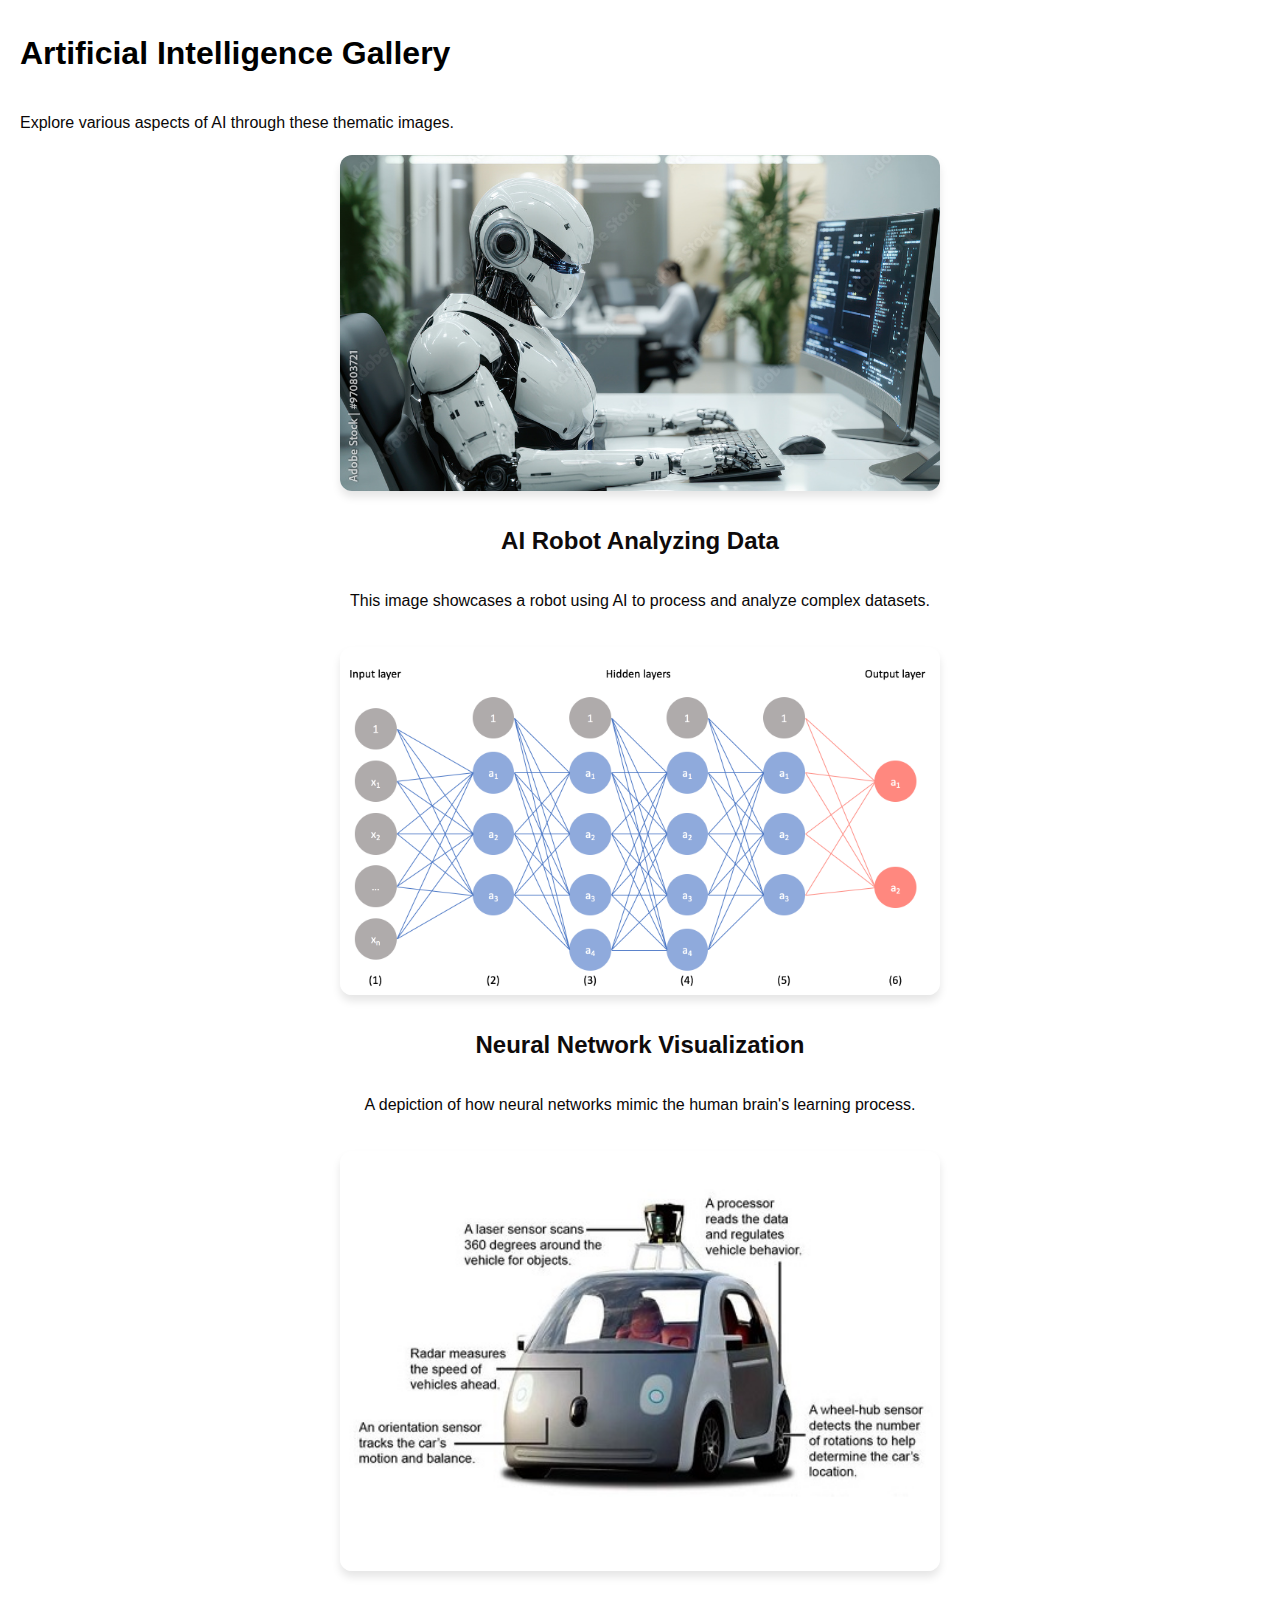
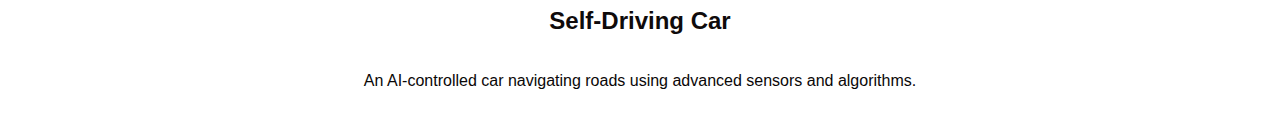
<file: AICT LAB 8/AICT LAB 8 TASK 1/index.html>
<!DOCTYPE html>
<html lang="en">

<head>
    <meta charset="UTF-8"> 
    <meta name="viewport" content="width=device-width, initial-scale=1.0"> 
    <title>ARTIFICIAL INTELLIGENCE</title> 
    <link rel="stylesheet" href="styles.css"> 

</head>

<body>
    <!-- Main heading of the page -->
    <h1>Artificial Intelligence Gallery</h1>

    <!-- Paragraph introducing the gallery -->
    <p>Explore various aspects of AI through these thematic images.</p>

    <!-- First image container showcasing an AI robot -->
    <div class="image-container">
        <img src="images/image 1.jpeg" alt="AI-powered robot analyzing data"> <!-- Image of AI robot analyzing data -->
        <h2>AI Robot Analyzing Data</h2> <!-- Subtitle for the first image -->
        <p>This image showcases a robot using AI to process and analyze complex datasets.</p> <!-- Description of the first image -->
    </div>

    <!-- Second image container showcasing a neural network -->
    <div class="image-container">
        <img src="images/image 2.png" alt="Neural network visualization"> <!-- Image of neural network -->
        <h2>Neural Network Visualization</h2> <!-- Subtitle for the second image -->
        <p>A depiction of how neural networks mimic the human brain's learning process.</p> <!-- Description of the second image -->
    </div>

    <!-- Third image container showcasing a self-driving car -->
    <div class="image-container">
        <img src="images/image 3.png" alt="Self-driving car using AI sensors"> <!-- Image of self-driving car -->
        <h2>Self-Driving Car</h2> <!-- Subtitle for the third image -->
        <p>An AI-controlled car navigating roads using advanced sensors and algorithms.</p> <!-- Description of the third image -->
    </div>

</body>

</html>
</file>
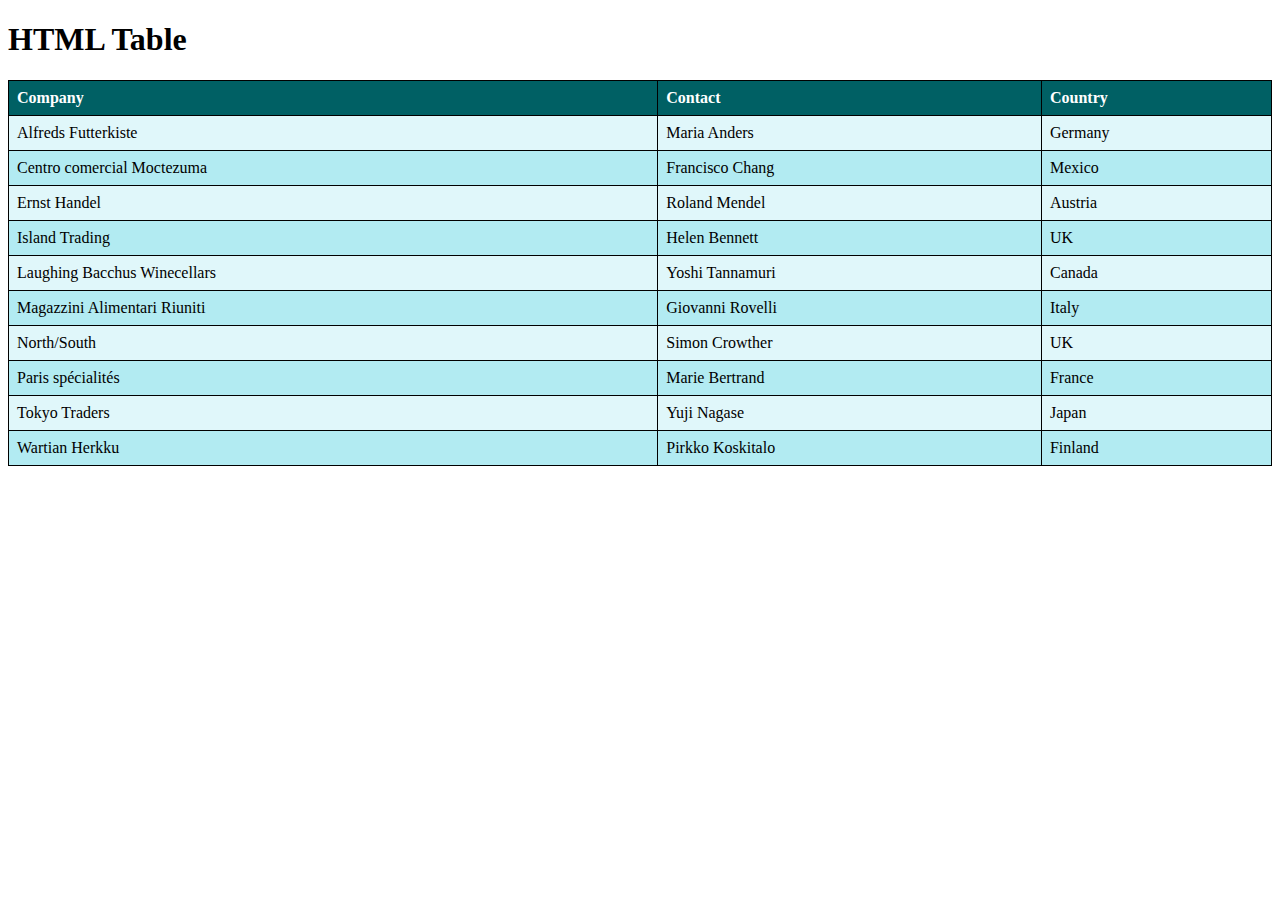
<file: AICT LAB 8/AICT LAB 8 TASK 2/index.html>
<!DOCTYPE html>
<html lang="en">

<head>
    <meta charset="UTF-8">
    <meta name="viewport" content="width=device-width, initial-scale=1.0">
    <title>HTML Table</title>
    <link rel="stylesheet" href="style.css">
</head>

<body>
    <!-- Page Title -->
    <h1>HTML Table</h1>

    <!-- Table structure starts -->
    <table>
        <thead>
            <!-- Table headers -->
            <tr>
                <th>Company</th> <!-- Column for Company -->
                <th>Contact</th> <!-- Column for Contact -->
                <th>Country</th> <!-- Column for Country -->
            </tr>
        </thead>
        <tbody>
            <!-- Table rows with data -->
            <tr>
                <td>Alfreds Futterkiste</td> <!-- Data for Company -->
                <td>Maria Anders</td> <!-- Data for Contact -->
                <td>Germany</td> <!-- Data for Country -->
            </tr>
            <tr>
                <td>Centro comercial Moctezuma</td>
                <td>Francisco Chang</td>
                <td>Mexico</td>
            </tr>
            <tr>
                <td>Ernst Handel</td>
                <td>Roland Mendel</td>
                <td>Austria</td>
            </tr>
            <tr>
                <td>Island Trading</td>
                <td>Helen Bennett</td>
                <td>UK</td>
            </tr>
            <tr>
                <td>Laughing Bacchus Winecellars</td>
                <td>Yoshi Tannamuri</td>
                <td>Canada</td>
            </tr>
            <tr>
                <td>Magazzini Alimentari Riuniti</td>
                <td>Giovanni Rovelli</td>
                <td>Italy</td>
            </tr>
            <tr>
                <td>North/South</td>
                <td>Simon Crowther</td>
                <td>UK</td>
            </tr>
            <tr>
                <td>Paris spécialités</td>
                <td>Marie Bertrand</td>
                <td>France</td>
            </tr>
            <tr>
                <td>Tokyo Traders</td>
                <td>Yuji Nagase</td>
                <td>Japan</td>
            </tr>
            <tr>
                <td>Wartian Herkku</td>
                <td>Pirkko Koskitalo</td>
                <td>Finland</td>
            </tr>
        </tbody>
    </table>
    <!-- Table structure ends -->
</body>

</html>
</file>
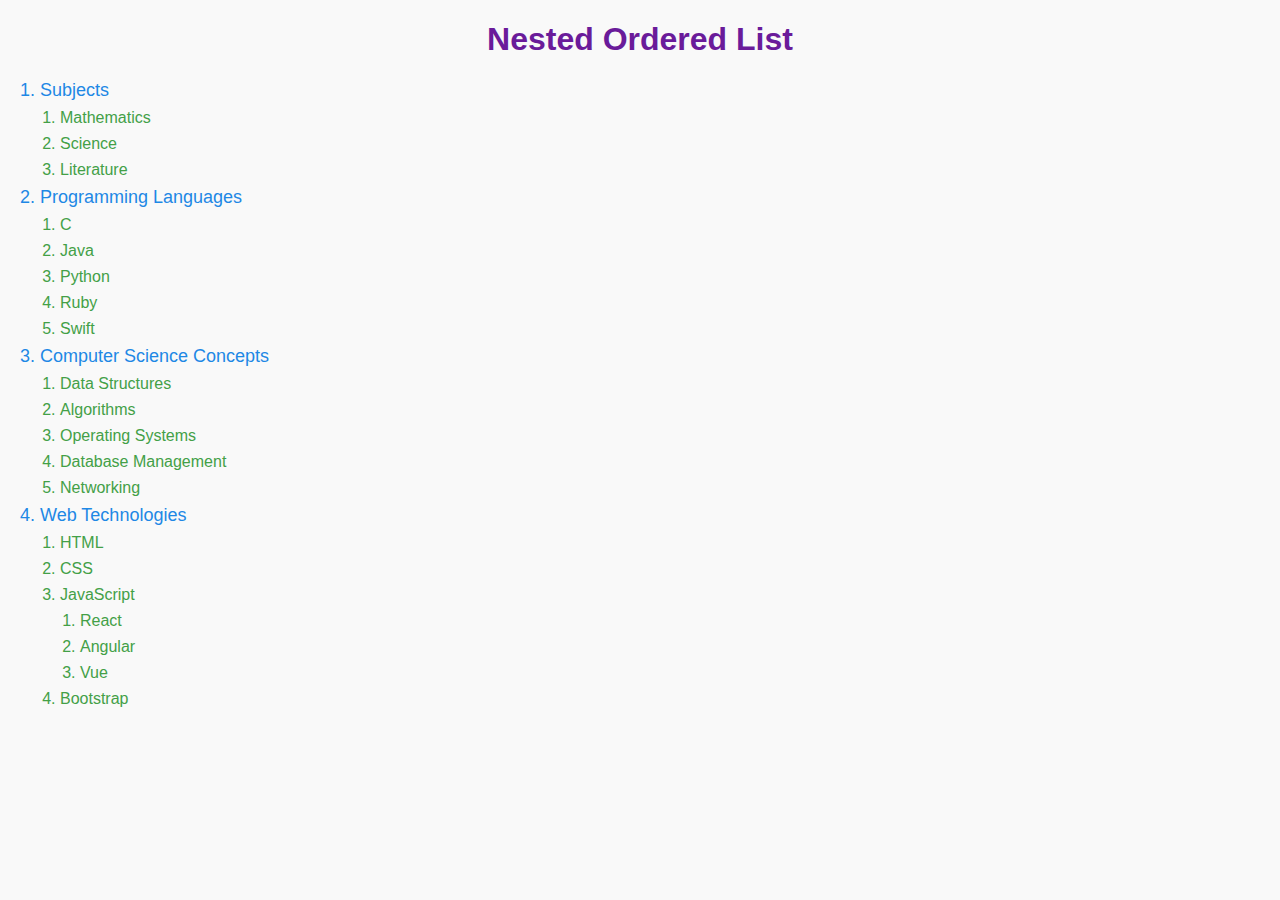
<file: AICT LAB 8/AICT LAB 8 TASK 3/index.html>
<!DOCTYPE html>
<html lang="en">
<head>
    <meta charset="UTF-8">
    <meta name="viewport" content="width=device-width, initial-scale=1.0">
    <title>Nested Ordered List</title>
    <link rel="stylesheet" href="style.css">
</head>

<body>
    <!-- Title of the page -->
    <h1>Nested Ordered List</h1>

    <!-- Outer ordered list -->
    <ol>
        <li>Subjects
            <!-- Nested ordered list under "Subjects" -->
            <ol>
                <li>Mathematics</li>
                <li>Science</li>
                <li>Literature</li>
            </ol>
        </li>
        <li>Programming Languages
            <!-- Nested ordered list under "Programming Languages" -->
            <ol>
                <li>C</li>
                <li>Java</li>
                <li>Python</li>
                <li>Ruby</li>
                <li>Swift</li>
            </ol>
        </li>
        <li>Computer Science Concepts
            <!-- Nested ordered list under "Computer Science Concepts" -->
            <ol>
                <li>Data Structures</li>
                <li>Algorithms</li>
                <li>Operating Systems</li>
                <li>Database Management</li>
                <li>Networking</li>
            </ol>
        </li>
        <li>Web Technologies
            <!-- Nested ordered list under "Web Technologies" -->
            <ol>
                <li>HTML</li>
                <li>CSS</li>
                <li>JavaScript
                    <!-- Nested ordered list under "JavaScript" -->
                    <ol>
                        <li>React</li>
                        <li>Angular</li>
                        <li>Vue</li>
                    </ol>
                </li>
                <li>Bootstrap</li>
            </ol>
        </li>
    </ol>

</body>
</html>
</file>
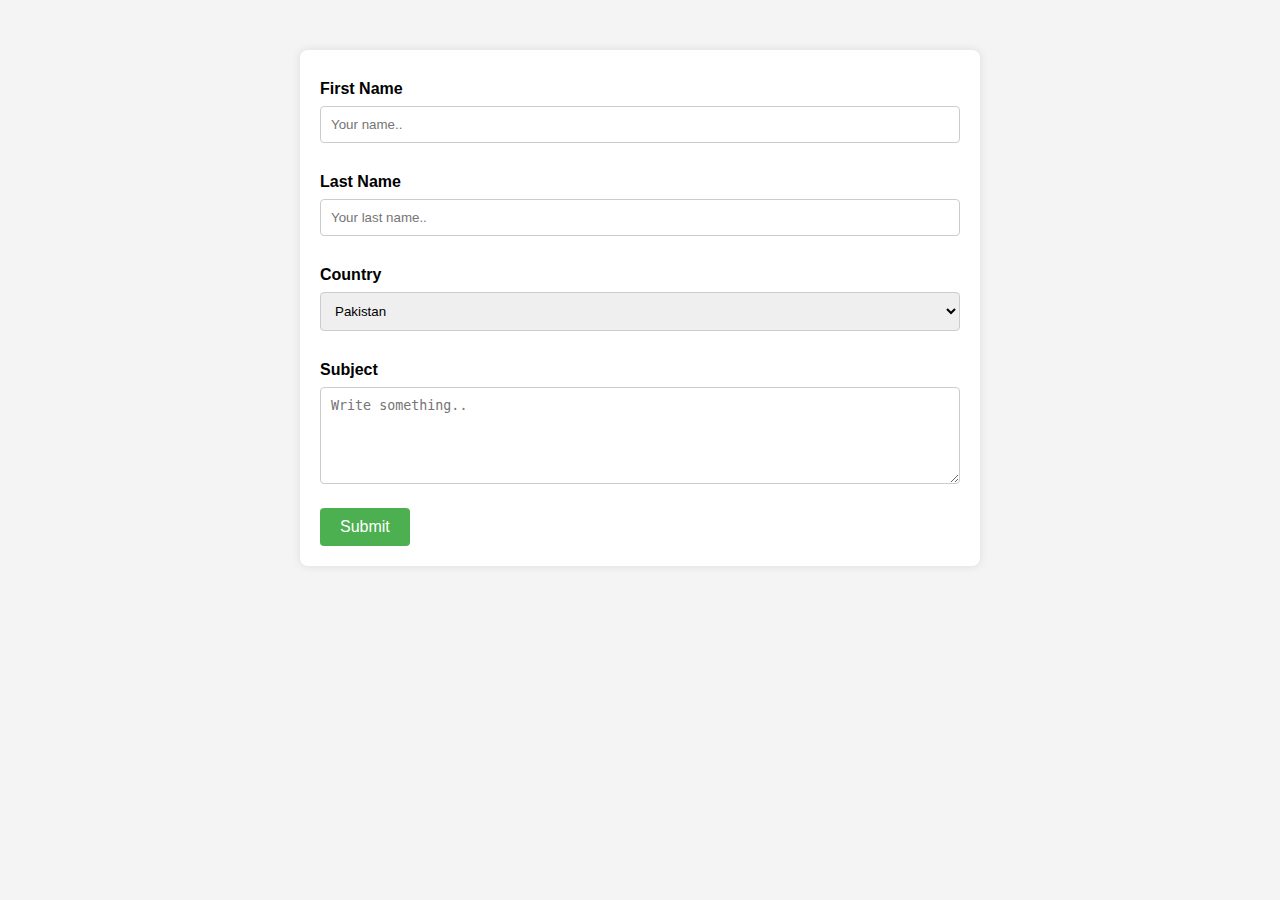
<file: AICT LAB 9/LAB  TASK 1/index.html>
<!DOCTYPE html>
<html lang="en">
<head>
    <!-- Meta information for character encoding and responsiveness -->
    <meta charset="UTF-8">
    <meta name="viewport" content="width=device-width, initial-scale=1.0">
    <title>User-Friendly Form</title>
    <!-- Linking the external CSS file -->
    <link rel="stylesheet" href="style.css">
</head>
<body>
    <!-- Container to center the form on the page -->
    <div class="form-container">
        <!-- Start of the form -->
        <form action="#">
            <!-- Input field for First Name -->
            <label for="fname">First Name</label>
            <input type="text" id="fname" name="firstname" placeholder="Your name.." required>

            <!-- Input field for Last Name -->
            <label for="lname">Last Name</label>
            <input type="text" id="lname" name="lastname" placeholder="Your last name.." required>

            <!-- Dropdown to select the country -->
            <label for="country">Country</label>
            <select id="country" name="country">
                <option value="pakistan">Pakistan</option> <!-- Added Pakistan here -->
                <option value="australia">Australia</option>
                <option value="canada">Canada</option>
                <option value="usa">USA</option>
                <option value="uk">UK</option>
            </select>

            <!-- Textarea for Subject or additional details -->
            <label for="subject">Subject</label>
            <textarea id="subject" name="subject" placeholder="Write something.." rows="5" required></textarea>

            <!-- Submit button to send the form data -->
            <input type="submit" value="Submit">
        </form>
        <!-- End of the form -->
    </div>
</body>
</html>
</file>
<file: AICT LAB 8/AICT LAB 8 TASK 1/styles.css>
/* Body basic styling */
body {
    font-family: Arial, 'Times New Roman'; /* Font family for text */
    margin: 20px; /* Adds space around the content */
    line-height: 2; /* Line height for better readability */
    text-align: left; /* Aligns text to the left */
}

/* Image container ka styling */
.image-container {
    text-align: center; /* Centers the content inside the container */
    margin-bottom: 30px; /* Adds space below each image container */
}

/* Image ka styling */
img {
    width: 80%; /* Image width is 80% of the container */
    max-width: 600px; /* Maximum width of the image */
    border-radius: 12px; /* Rounded corners for the image */
    box-shadow: 0 6px 8px rgba(0, 0, 0, 0.1); /* Adds a soft shadow around the image */
}

/* Heading (h2) ka styling */
h2 {
    color: #0f0b0b; /* Dark color for the heading */
    margin-top: 15px; /* Adds space above the heading */
}

/* Paragraph (p) ka styling */
p {
    color: #0a0707; /* Dark color for the paragraph text */
}
</file>
<file: AICT LAB 8/AICT LAB 8 TASK 2/style.css>
/* Styling for the entire table */
table {
    width: 100%; /* Table will take full width of its container */
    border-collapse: collapse; /* Ensures borders between cells merge together */
    background-color: #e0f7fa; /* Light blue background color for the table */
}

/* Styling for table header and data cells */
th, td {
    border: 1px solid black; /* Adds a black border around the table cells */
    text-align: left; /* Aligns text to the left in the cells */
    padding: 8px; /* Adds padding inside each cell for better spacing */
}

/* Specific styling for table header cells */
th {
    background-color: #006064; /* Dark blue background for the table header */
    color: white; /* White text color for header cells */
}

/* Styling for even rows in the table */
tr:nth-child(even) {
    background-color: #b2ebf2; /* Light blue background for even rows */
}

/* Styling for odd rows in the table */
tr:nth-child(odd) {
    background-color: #e0f7fa; /* Light blue background for odd rows */
}
</file>
<file: AICT LAB 8/AICT LAB 8 TASK 3/style.css>
/* Body ka basic styling: font aur background color */
  body {
    font-family: Arial, sans-serif; /* Font style */
    background: #f9f9f9; /* Light background color */
    color: #333; /* Standard text color */
    margin: 20px; /* Page ka margin */
}

/* Title ka style */
h1 {
    text-align: center; /* Title ko center align karna */
    color: #6a1b9a; /* Title ka color (purple) */
}

/* Ordered List ka styling */
ol {
    padding-left: 20px; /* List items ke beech space */
}

/* List items ka basic style */
li {
    margin: 8px 0; /* Items ke beech space */
}

/* Parent level items ka style */
ol > li {
    color: #1e88e5; /* Parent list items ka color (blue) */
    font-size: 18px; /* Font size */
}

/* Nested items ka style */
ol li ol > li {
    color: #43a047; /* Nested items ka color (green) */
    font-size: 16px; /* Nested items ka font size */
}

/* Hover effect for list items */
li:hover {
    background: #ffe082; /* Background color jab item par mouse ho */
    border-radius: 5px; /* Smooth corners */
}
</file>
<file: AICT LAB 9/LAB  TASK 1/style.css>
/* General styling for the page */
body {
    font-family: Arial, sans-serif; /* Font style for the entire page */
    margin: 0;
    padding: 0;
    background-color: #f4f4f4; /* Light grey background for better contrast */
}

/* Center the form container on the page */
.form-container {
    width: 50%; /* Set form width to 50% of the page */
    margin: 50px auto; /* Add space on top and center horizontally */
    background: #fff; /* White background for the form */
    padding: 20px; /* Add space inside the container */
    border-radius: 8px; /* Rounded corners for a modern look */
    box-shadow: 0 0 10px rgba(0, 0, 0, 0.1); /* Light shadow for depth */
}

/* Style for form labels */
label {
    font-weight: bold; /* Make labels bold */
    margin-top: 10px; /* Add space above each label */
    display: block; /* Place labels on a new line */
}

/* Styling for input fields, dropdown, and textarea */
input[type="text"], 
select, 
textarea {
    width: 100%; /* Full-width inputs */
    padding: 10px; /* Padding inside the fields */
    margin: 8px 0 20px 0; /* Space between fields */
    border: 1px solid #ccc; /* Light grey border */
    border-radius: 4px; /* Rounded corners */
    box-sizing: border-box; /* Ensure padding doesn't affect width */
}

/* Style for the submit button */
input[type="submit"] {
    background-color: #4CAF50; /* Green background */
    color: white; /* White text */
    padding: 10px 20px; /* Padding inside the button */
    border: none; /* Remove default borders */
    border-radius: 4px; /* Rounded corners for the button */
    cursor: pointer; /* Show pointer cursor on hover */
    font-size: 16px; /* Set font size for the button text */
}

/* Add hover effect to the submit button */
input[type="submit"]:hover {
    background-color: #45a049; /* Darker green when hovered */
}
</file>
